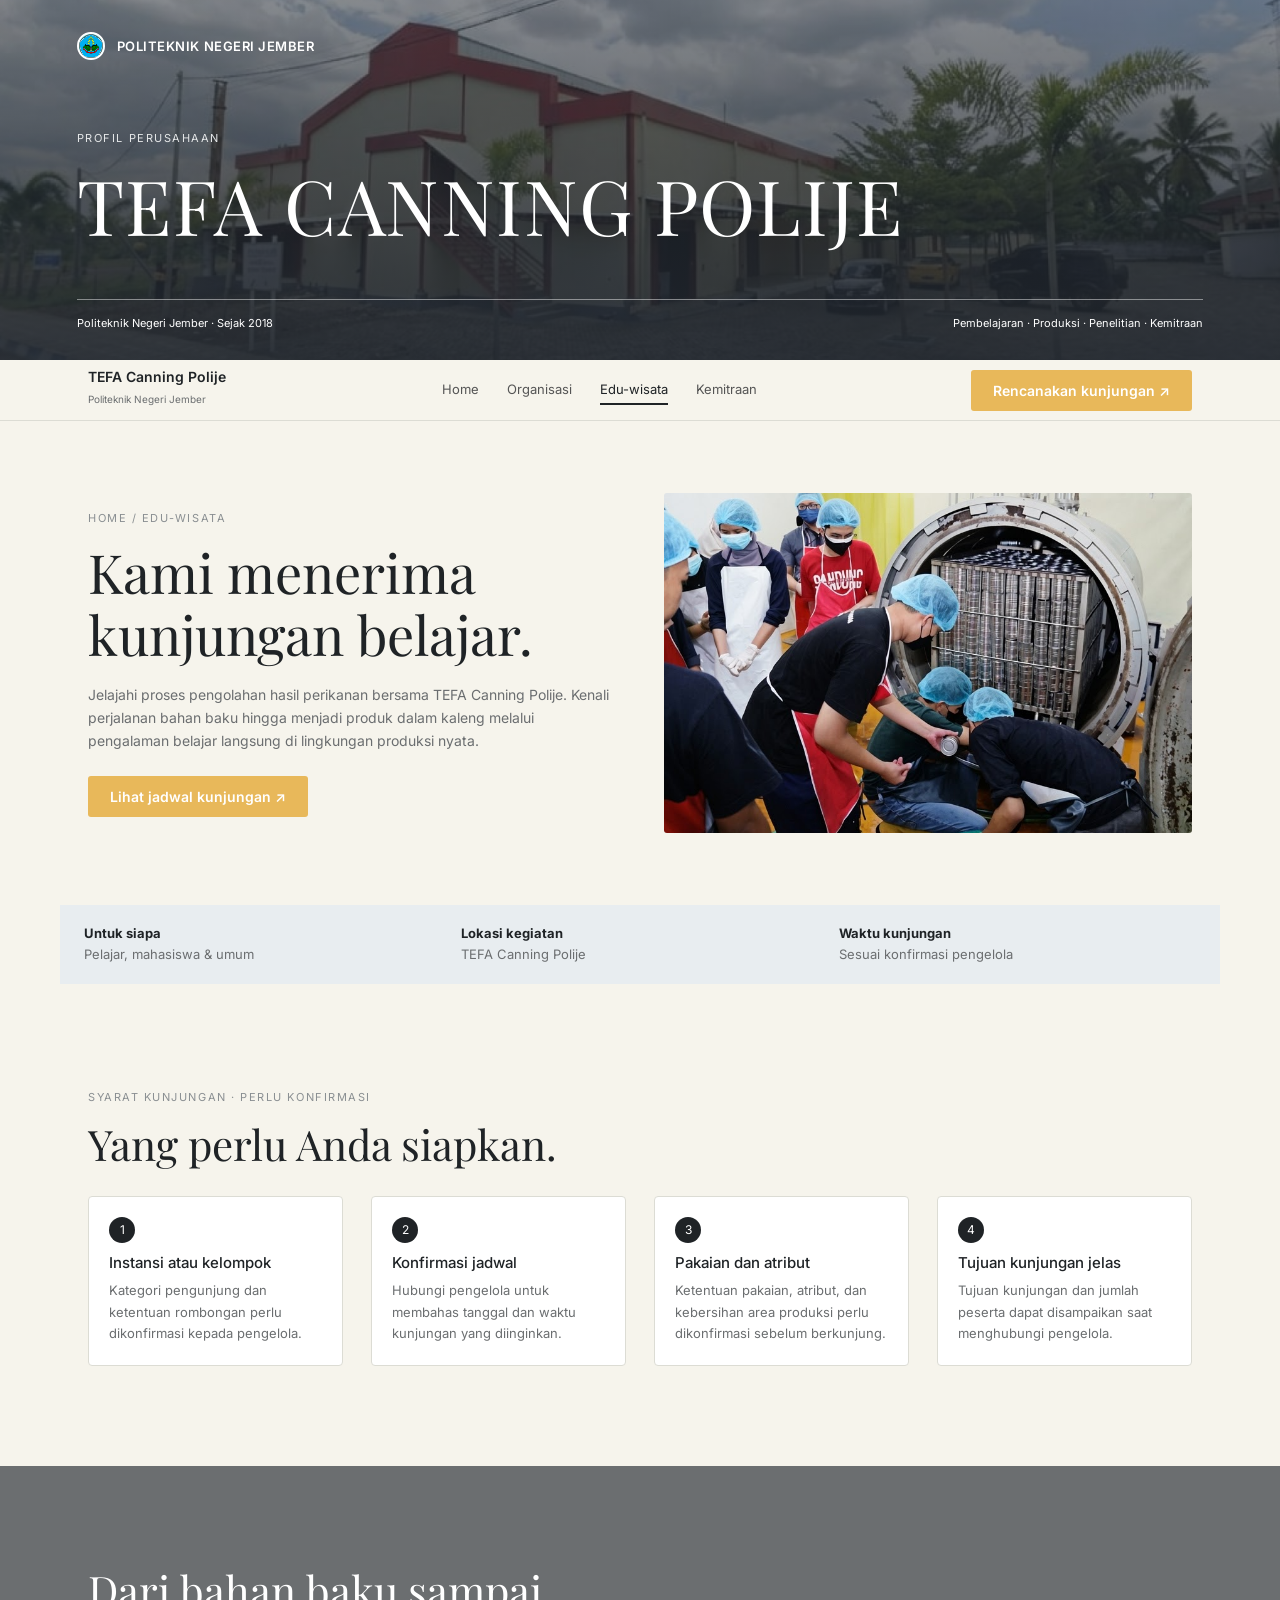
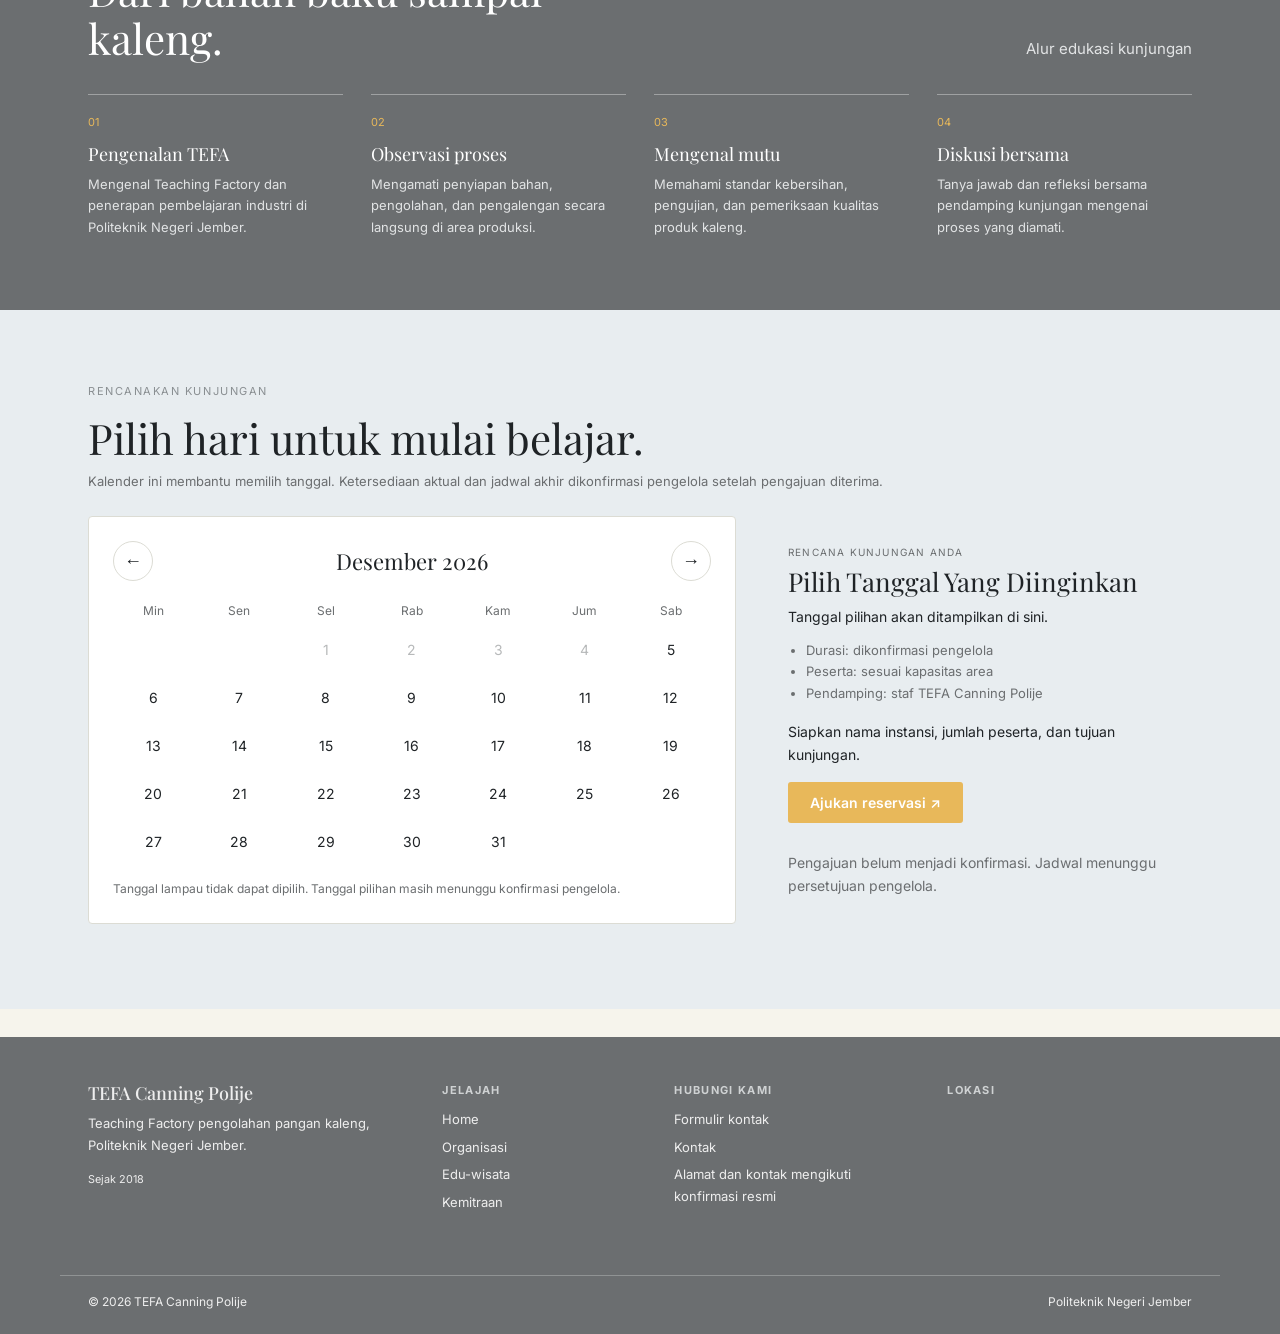
<file: eduwisata.html>
<!DOCTYPE html>
<html lang="id">
<head>
<meta charset="utf-8">
<meta name="viewport" content="width=device-width,initial-scale=1">
<title>TEFA Canning Polije</title>
<link href="https://fonts.googleapis.com/css2?family=Inter:wght@400;500;600&family=Playfair+Display:wght@400;500&display=swap" rel="stylesheet">
<link rel="stylesheet" href="css/style.css">
</head>
<body data-page="eduwisata">

<header class="hero" id="hero">
  <div class="polije">
    <img class="logo" src="img/logo-polije.png" alt="Logo Polije">
    </i>POLITEKNIK NEGERI JEMBER
  </div>
  <div class="hb">
    <div class="lb">Profil Perusahaan</div>
    <h1>TEFA CANNING POLIJE</h1>
    <div class="hr">
      <p>Teaching Factory (Tefa) adalah konsep pengajaran berbasis standar industri dalam lingkungan nyata. Di Politeknik Negeri Jember (Polije), terdapat Tefa Canning yang memproduksi pangan kaleng, salah satunya ikan sarden.</p>
      <a class="btn" href="index.html#hero" id="masuk">Masuk ↗</a>
    </div>
  </div>
  <div class="hf"><span>Politeknik Negeri Jember · Sejak 2018</span><span>Pembelajaran · Produksi · Penelitian · Kemitraan</span></div>
</header>

<nav>
  <div class="w">
    <a href="index.html"><b>TEFA Canning Polije</b><small>Politeknik Negeri Jember</small></a>
    <button class="menu-toggle" id="menu-toggle" type="button" aria-expanded="false" aria-controls="primary-navigation" aria-label="Buka menu">
      <span aria-hidden="true"></span><span aria-hidden="true"></span><span aria-hidden="true"></span>
    </button>
    <div class="nav-menu" id="primary-navigation">
    <ul>
      <li><a data-v="home" href="index.html#hero">Home</a></li>
      <li><a data-v="organisasi" href="organisasi.html">Organisasi</a></li>
      <li><a data-v="eduwisata" href="eduwisata.html">Edu-wisata</a></li>
      <li><a data-v="kemitraan" href="kemitraan.html">Kemitraan</a></li>
    </ul>
    <a class="btn d" href="formulir-permintaan.html?topik=edu-wisata">Rencanakan kunjungan ↗</a>
    </div>
  </div>
</nav>

<main>
<section class="view" id="eduwisata">
  <div class="w sec edu-hero">
    <div>
      <div class="lb">Home / Edu-wisata</div>
      <h2>Kami menerima kunjungan belajar.</h2>
      <p>Jelajahi proses pengolahan hasil perikanan bersama TEFA Canning Polije. Kenali perjalanan bahan baku hingga menjadi produk dalam kaleng melalui pengalaman belajar langsung di lingkungan produksi nyata.</p>
      <a class="btn d" href="eduwisata.html#kalender-eduwisata">Lihat jadwal kunjungan ↗</a>
    </div>
    <img src="img/kegiatan-praktik-pengolahan-dan-sterilisasi-produk.jpeg" alt="Kegiatan praktik pengolahan dan sterilisasi produk di TEFA Canning Polije">
  </div>
  <div class="w edu-facts">
    <div><b>Untuk siapa</b><span>Pelajar, mahasiswa &amp; umum</span></div>
    <div><b>Lokasi kegiatan</b><span>TEFA Canning Polije</span></div>
    <div><b>Waktu kunjungan</b><span>Sesuai konfirmasi pengelola</span></div>
  </div>
  <div class="w sec">
    <div class="lb">Syarat kunjungan · perlu konfirmasi</div><h2 style="margin-bottom:28px">Yang perlu Anda siapkan.</h2>
    <div class="g4 visit-requirements">
      <article class="card"><span class="sn">1</span><h3>Instansi atau kelompok</h3><p>Kategori pengunjung dan ketentuan rombongan perlu dikonfirmasi kepada pengelola.</p></article>
      <article class="card"><span class="sn">2</span><h3>Konfirmasi jadwal</h3><p>Hubungi pengelola untuk membahas tanggal dan waktu kunjungan yang diinginkan.</p></article>
      <article class="card"><span class="sn">3</span><h3>Pakaian dan atribut</h3><p>Ketentuan pakaian, atribut, dan kebersihan area produksi perlu dikonfirmasi sebelum berkunjung.</p></article>
      <article class="card"><span class="sn">4</span><h3>Tujuan kunjungan jelas</h3><p>Tujuan kunjungan dan jumlah peserta dapat disampaikan saat menghubungi pengelola.</p></article>
    </div>
  </div>
  <div class="dk">
    <div class="w sec">
      <div class="g2" style="align-items:end"><h2>Dari bahan baku sampai kaleng.</h2><p style="text-align:right;color:#e2e4e5">Alur edukasi kunjungan</p></div>
      <div class="g4 visit-process">
        <article><span>01</span><h3>Pengenalan TEFA</h3><p>Mengenal Teaching Factory dan penerapan pembelajaran industri di Politeknik Negeri Jember.</p></article>
        <article><span>02</span><h3>Observasi proses</h3><p>Mengamati penyiapan bahan, pengolahan, dan pengalengan secara langsung di area produksi.</p></article>
        <article><span>03</span><h3>Mengenal mutu</h3><p>Memahami standar kebersihan, pengujian, dan pemeriksaan kualitas produk kaleng.</p></article>
        <article><span>04</span><h3>Diskusi bersama</h3><p>Tanya jawab dan refleksi bersama pendamping kunjungan mengenai proses yang diamati.</p></article>
      </div>
    </div>
  </div>
  <div class="bl" id="kalender-eduwisata">
    <div class="w sec">
      <div class="lb">Rencanakan kunjungan</div><h2 style="margin-bottom:8px">Pilih hari untuk mulai belajar.</h2>
      <p class="calendar-intro">Kalender ini membantu memilih tanggal. Ketersediaan aktual dan jadwal akhir dikonfirmasi pengelola setelah pengajuan diterima.</p>
      <div class="booking-layout">
        <div class="calendar card" aria-label="Kalender jadwal edu wisata">
          <div class="calendar-head"><button class="calendar-nav" id="calendar-prev" type="button" aria-label="Bulan sebelumnya">←</button><h3 id="calendar-title" aria-live="polite"></h3><button class="calendar-nav" id="calendar-next" type="button" aria-label="Bulan berikutnya">→</button></div>
          <div class="calendar-grid calendar-weekdays" aria-hidden="true"><span>Min</span><span>Sen</span><span>Sel</span><span>Rab</span><span>Kam</span><span>Jum</span><span>Sab</span></div>
          <div class="calendar-grid" id="calendar-days"></div>
          <p class="calendar-note">Tanggal lampau tidak dapat dipilih. Tanggal pilihan masih menunggu konfirmasi pengelola.</p>
        </div>
        <aside class="sd visit-summary">
          <small>RENCANA KUNJUNGAN ANDA</small><h3 id="selected-date-label">Pilih tanggal yang diinginkan</h3>
          <p id="selected-date-status">Tanggal pilihan akan ditampilkan di sini.</p>
          <ul><li>Durasi: dikonfirmasi pengelola</li><li>Peserta: sesuai kapasitas area</li><li>Pendamping: staf TEFA Canning Polije</li></ul>
          <p>Siapkan nama instansi, jumlah peserta, dan tujuan kunjungan.</p>
          <a class="btn" id="edu-form-link" href="formulir-permintaan.html?topik=edu-wisata">Ajukan reservasi ↗</a>
          <p class="calendar-note">Pengajuan belum menjadi konfirmasi. Jadwal menunggu persetujuan pengelola.</p>
        </aside>
      </div>
    </div>
  </div>
</section>
</main>

<footer>
  <div class="w g4">
    <div><h4>TEFA Canning Polije</h4><p style="margin:8px 0 12px">Teaching Factory pengolahan pangan kaleng, Politeknik Negeri Jember.</p><small>Sejak 2018</small></div>
    <div><h5>JELAJAH</h5><ul><li><a href="index.html#home">Home</a></li><li><a href="organisasi.html">Organisasi</a></li><li><a href="eduwisata.html">Edu-wisata</a></li><li><a href="kemitraan.html">Kemitraan</a></li></ul></div>
    <div><h5>HUBUNGI KAMI</h5><ul><li><a href="formulir-permintaan.html?topik=lainnya">Formulir kontak</a></li><li><a href="kontak.html">Kontak</a></li><li>Alamat dan kontak mengikuti konfirmasi resmi</li></ul></div>
    <div>
      <h5>LOKASI</h5>
      <iframe
        src="https://www.google.com/maps/embed?pb=!1m18!1m12!1m3!1d508.10623049738757!2d113.72643841205621!3d-8.15563138317925!2m3!1f0!2f0!3f0!3m2!1i1024!2i768!4f13.1!3m3!1m2!1s0x2dd695f2c7074ec7%3A0x40c147ea5d0ce7c8!2sUnit%20Pengalengan%20Ikan%20Politeknik%20Negeri%20Jember!5e1!3m2!1sen!2sid!4v1795435590840!5m2!1sen!2sid"
        width="100%"
        height="120"
        style="border:0"
        allowfullscreen
        loading="lazy"
        referrerpolicy="no-referrer-when-downgrade"
        title="Lokasi TEFA Canning Polije">
      </iframe>
    </div>
  </div>
  <div class="w cp"><span>© 2026 TEFA Canning Polije</span><span>Politeknik Negeri Jember</span></div>
</footer>

<script src="js/script.js"></script>
</body>
</html>
</file>
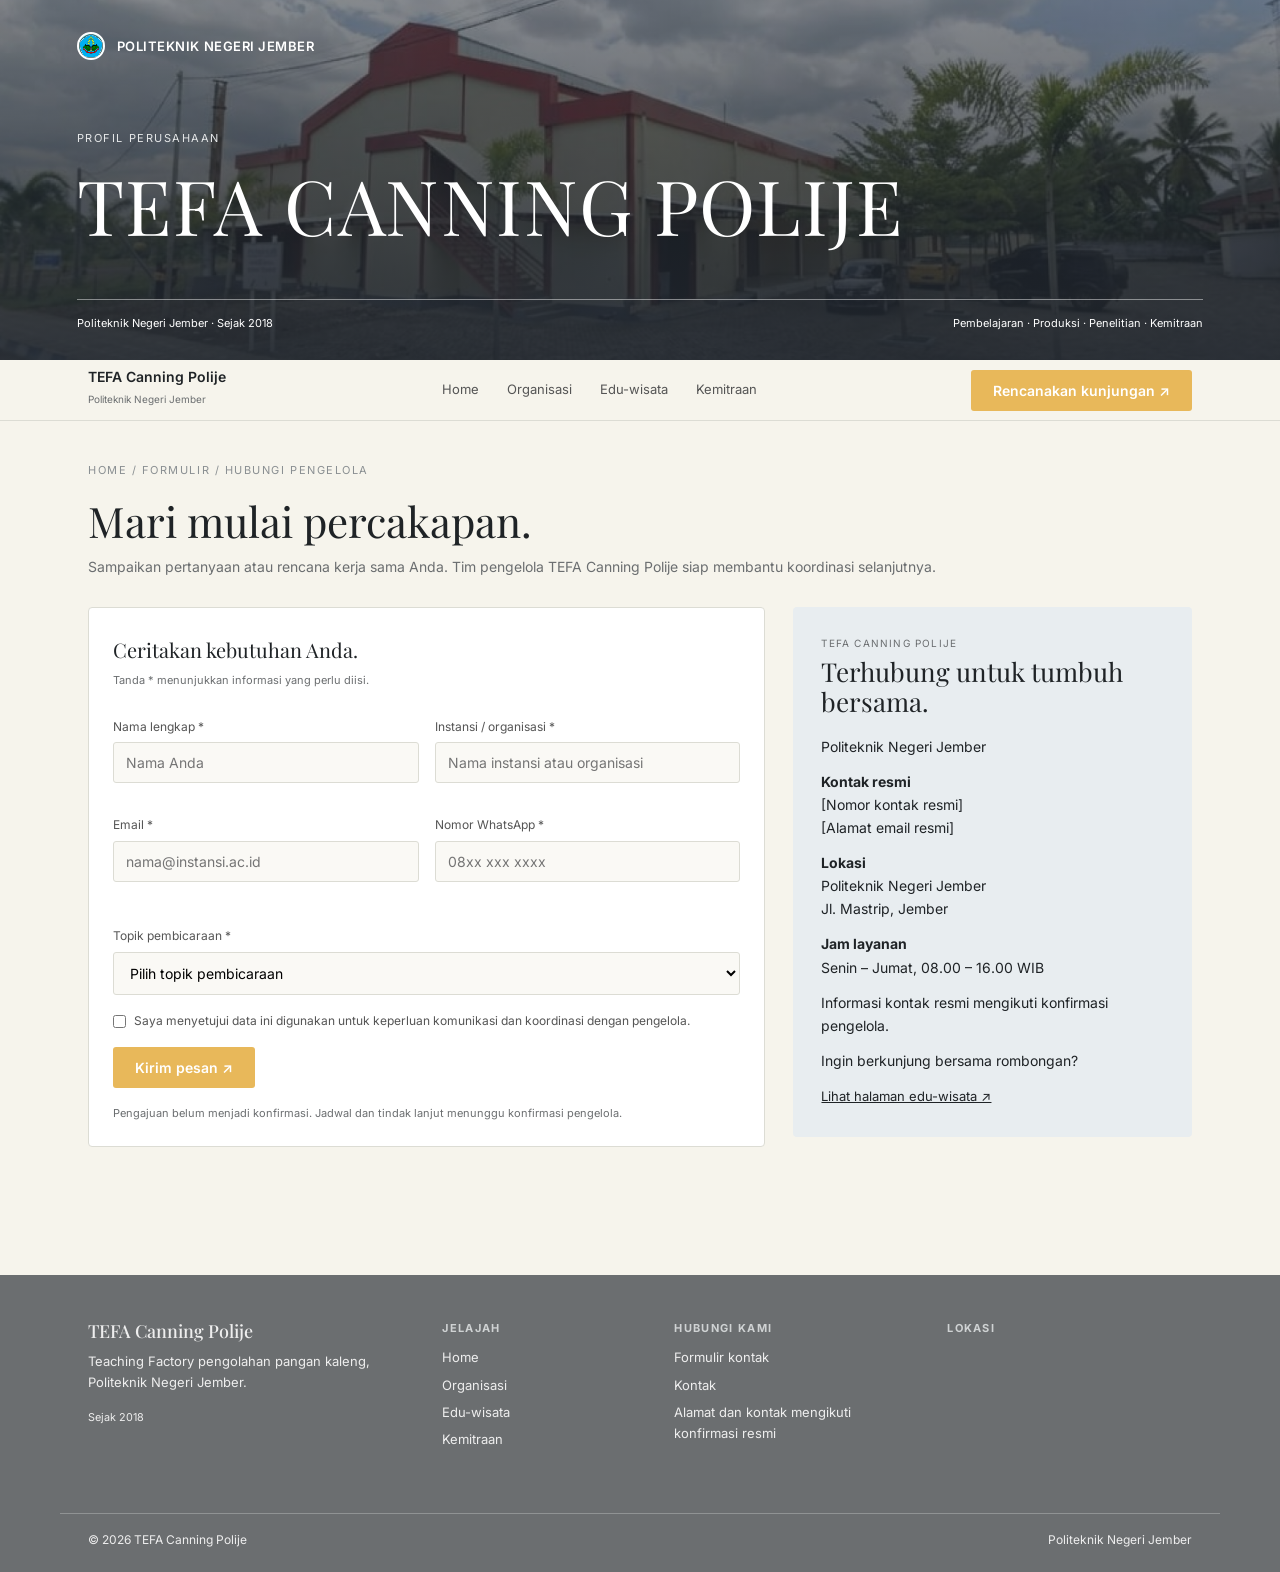
<file: formulir-permintaan.html>
<!DOCTYPE html>
<html lang="id">
<head>
<meta charset="utf-8">
<meta name="viewport" content="width=device-width,initial-scale=1">
<title>TEFA Canning Polije</title>
<link href="https://fonts.googleapis.com/css2?family=Inter:wght@400;500;600&family=Playfair+Display:wght@400;500&display=swap" rel="stylesheet">
<link rel="stylesheet" href="css/style.css">
</head>
<body data-page="formulir-permintaan">

<header class="hero" id="hero">
  <div class="polije">
    <img class="logo" src="img/logo-polije.png" alt="Logo Polije">
    </i>POLITEKNIK NEGERI JEMBER
  </div>
  <div class="hb">
    <div class="lb">Profil Perusahaan</div>
    <h1>TEFA CANNING POLIJE</h1>
    <div class="hr">
      <p>Teaching Factory (Tefa) adalah konsep pengajaran berbasis standar industri dalam lingkungan nyata. Di Politeknik Negeri Jember (Polije), terdapat Tefa Canning yang memproduksi pangan kaleng, salah satunya ikan sarden.</p>
      <a class="btn" href="index.html#hero" id="masuk">Masuk ↗</a>
    </div>
  </div>
  <div class="hf"><span>Politeknik Negeri Jember · Sejak 2018</span><span>Pembelajaran · Produksi · Penelitian · Kemitraan</span></div>
</header>

<nav>
  <div class="w">
    <a href="index.html"><b>TEFA Canning Polije</b><small>Politeknik Negeri Jember</small></a>
    <button class="menu-toggle" id="menu-toggle" type="button" aria-expanded="false" aria-controls="primary-navigation" aria-label="Buka menu">
      <span aria-hidden="true"></span><span aria-hidden="true"></span><span aria-hidden="true"></span>
    </button>
    <div class="nav-menu" id="primary-navigation">
    <ul>
      <li><a data-v="home" href="index.html#hero">Home</a></li>
      <li><a data-v="organisasi" href="organisasi.html">Organisasi</a></li>
      <li><a data-v="eduwisata" href="eduwisata.html">Edu-wisata</a></li>
      <li><a data-v="kemitraan" href="kemitraan.html">Kemitraan</a></li>
    </ul>
    <a class="btn d" href="formulir-permintaan.html?topik=edu-wisata">Rencanakan kunjungan ↗</a>
    </div>
  </div>
</nav>

<main>
<section class="view" id="formulir-permintaan">
  <div class="w sec form-page">
    <div class="lb">Home / Formulir / Hubungi pengelola</div>
    <h2>Mari mulai percakapan.</h2>
    <p class="form-intro">Sampaikan pertanyaan atau rencana kerja sama Anda. Tim pengelola TEFA Canning Polije siap membantu koordinasi selanjutnya.</p>
    <div class="g2 form-layout">
      <form class="card request-form" id="request-form">
        <h3>Ceritakan kebutuhan Anda.</h3>
        <p class="form-hint">Tanda * menunjukkan informasi yang perlu diisi.</p>
        <div class="f2">
          <label>Nama lengkap *<input name="nama" autocomplete="name" required placeholder="Nama Anda"></label>
          <label>Instansi / organisasi *<input name="instansi" autocomplete="organization" required placeholder="Nama instansi atau organisasi"></label>
          <label>Email *<input name="email" type="email" autocomplete="email" required placeholder="nama@instansi.ac.id"></label>
          <label>Nomor WhatsApp *<input name="telepon" type="tel" autocomplete="tel" required placeholder="08xx xxx xxxx"></label>
        </div>
        <label>Topik pembicaraan *
          <select id="request-topic" name="topik" required>
            <option value="">Pilih topik pembicaraan</option>
            <option value="edu-wisata">Edu wisata</option>
            <option value="kemitraan-produk">Kemitraan produk</option>
            <option value="lainnya">Lainnya</option>
          </select>
        </label>
        <div id="edu-fields">
          <h3>Rencana kunjungan</h3>
          <div class="f2">
            <label>Tanggal kunjungan *<input id="visit-date" name="tanggal" type="date" data-topic-required required></label>
            <label>Waktu yang diharapkan<input name="waktu" type="time" data-topic-required required></label>
            <label>Jumlah peserta *<input name="peserta" type="number" min="1" data-topic-required required placeholder="Masukkan jumlah peserta"></label>
            <label>Kategori pengunjung *<select name="kategori" data-topic-required required><option value="">Pelajar / mahasiswa / umum</option><option>Pelajar</option><option>Mahasiswa</option><option>Umum</option><option>Lainnya</option></select></label>
          </div>
          <label>Tujuan kunjungan *<textarea name="tujuan" data-topic-required required placeholder="Ceritakan tujuan dan hal yang ingin dipelajari."></textarea></label>
          <label>Catatan tambahan<textarea name="catatan-kunjungan" placeholder="Kebutuhan pendampingan atau informasi lain untuk pengelola."></textarea></label>
        </div>
        <div id="partnership-fields">
          <h3>Rencana kemitraan</h3>
          <label>Kebutuhan / bidang kerja sama *<input name="produk" data-topic-required required placeholder="Contoh: pengembangan produk pangan kaleng"></label>
          <label>Gambaran kerja sama *<textarea name="rencana-kerja-sama" data-topic-required required placeholder="Ceritakan kebutuhan, tujuan, dan bentuk kolaborasi yang diharapkan."></textarea></label>
          <label>Informasi tambahan<textarea name="catatan-kemitraan" placeholder="Profil singkat atau hal lain yang perlu diketahui pengelola."></textarea></label>
        </div>
        <div id="other-fields">
          <h3>Informasi lainnya</h3>
          <label>Pesan *<textarea name="pesan-lainnya" data-topic-required required placeholder="Ceritakan kebutuhan, tujuan, atau pertanyaan Anda."></textarea></label>
        </div>
        <label class="ck"><input name="persetujuan" type="checkbox" required>Saya menyetujui data ini digunakan untuk keperluan komunikasi dan koordinasi dengan pengelola.</label>
        <button class="btn" type="submit">Kirim pesan ↗</button>
        <p class="form-hint">Pengajuan belum menjadi konfirmasi. Jadwal dan tindak lanjut menunggu konfirmasi pengelola.</p>
      </form>
      <aside class="sd form-contact">
        <small>TEFA CANNING POLIJE</small><h3>Terhubung untuk tumbuh bersama.</h3>
        <p>Politeknik Negeri Jember</p>
        <p><b>Kontak resmi</b><br>[Nomor kontak resmi]<br>[Alamat email resmi]</p>
        <p><b>Lokasi</b><br>Politeknik Negeri Jember<br>Jl. Mastrip, Jember</p>
        <p><b>Jam layanan</b><br>Senin – Jumat, 08.00 – 16.00 WIB</p>
        <p>Informasi kontak resmi mengikuti konfirmasi pengelola.</p>
        <p>Ingin berkunjung bersama rombongan?</p>
        <a href="eduwisata.html">Lihat halaman edu-wisata ↗</a>
      </aside>
    </div>
  </div>
</section>
</main>

<footer>
  <div class="w g4">
    <div><h4>TEFA Canning Polije</h4><p style="margin:8px 0 12px">Teaching Factory pengolahan pangan kaleng, Politeknik Negeri Jember.</p><small>Sejak 2018</small></div>
    <div><h5>JELAJAH</h5><ul><li><a href="index.html#home">Home</a></li><li><a href="organisasi.html">Organisasi</a></li><li><a href="eduwisata.html">Edu-wisata</a></li><li><a href="kemitraan.html">Kemitraan</a></li></ul></div>
    <div><h5>HUBUNGI KAMI</h5><ul><li><a href="formulir-permintaan.html?topik=lainnya">Formulir kontak</a></li><li><a href="kontak.html">Kontak</a></li><li>Alamat dan kontak mengikuti konfirmasi resmi</li></ul></div>
    <div>
      <h5>LOKASI</h5>
      <iframe
        src="https://www.google.com/maps/embed?pb=!1m18!1m12!1m3!1d508.10623049738757!2d113.72643841205621!3d-8.15563138317925!2m3!1f0!2f0!3f0!3m2!1i1024!2i768!4f13.1!3m3!1m2!1s0x2dd695f2c7074ec7%3A0x40c147ea5d0ce7c8!2sUnit%20Pengalengan%20Ikan%20Politeknik%20Negeri%20Jember!5e1!3m2!1sen!2sid!4v1795435590840!5m2!1sen!2sid"
        width="100%"
        height="120"
        style="border:0"
        allowfullscreen
        loading="lazy"
        referrerpolicy="no-referrer-when-downgrade"
        title="Lokasi TEFA Canning Polije">
      </iframe>
    </div>
  </div>
  <div class="w cp"><span>© 2026 TEFA Canning Polije</span><span>Politeknik Negeri Jember</span></div>
</footer>

<script src="js/script.js"></script>
</body>
</html>
</file>
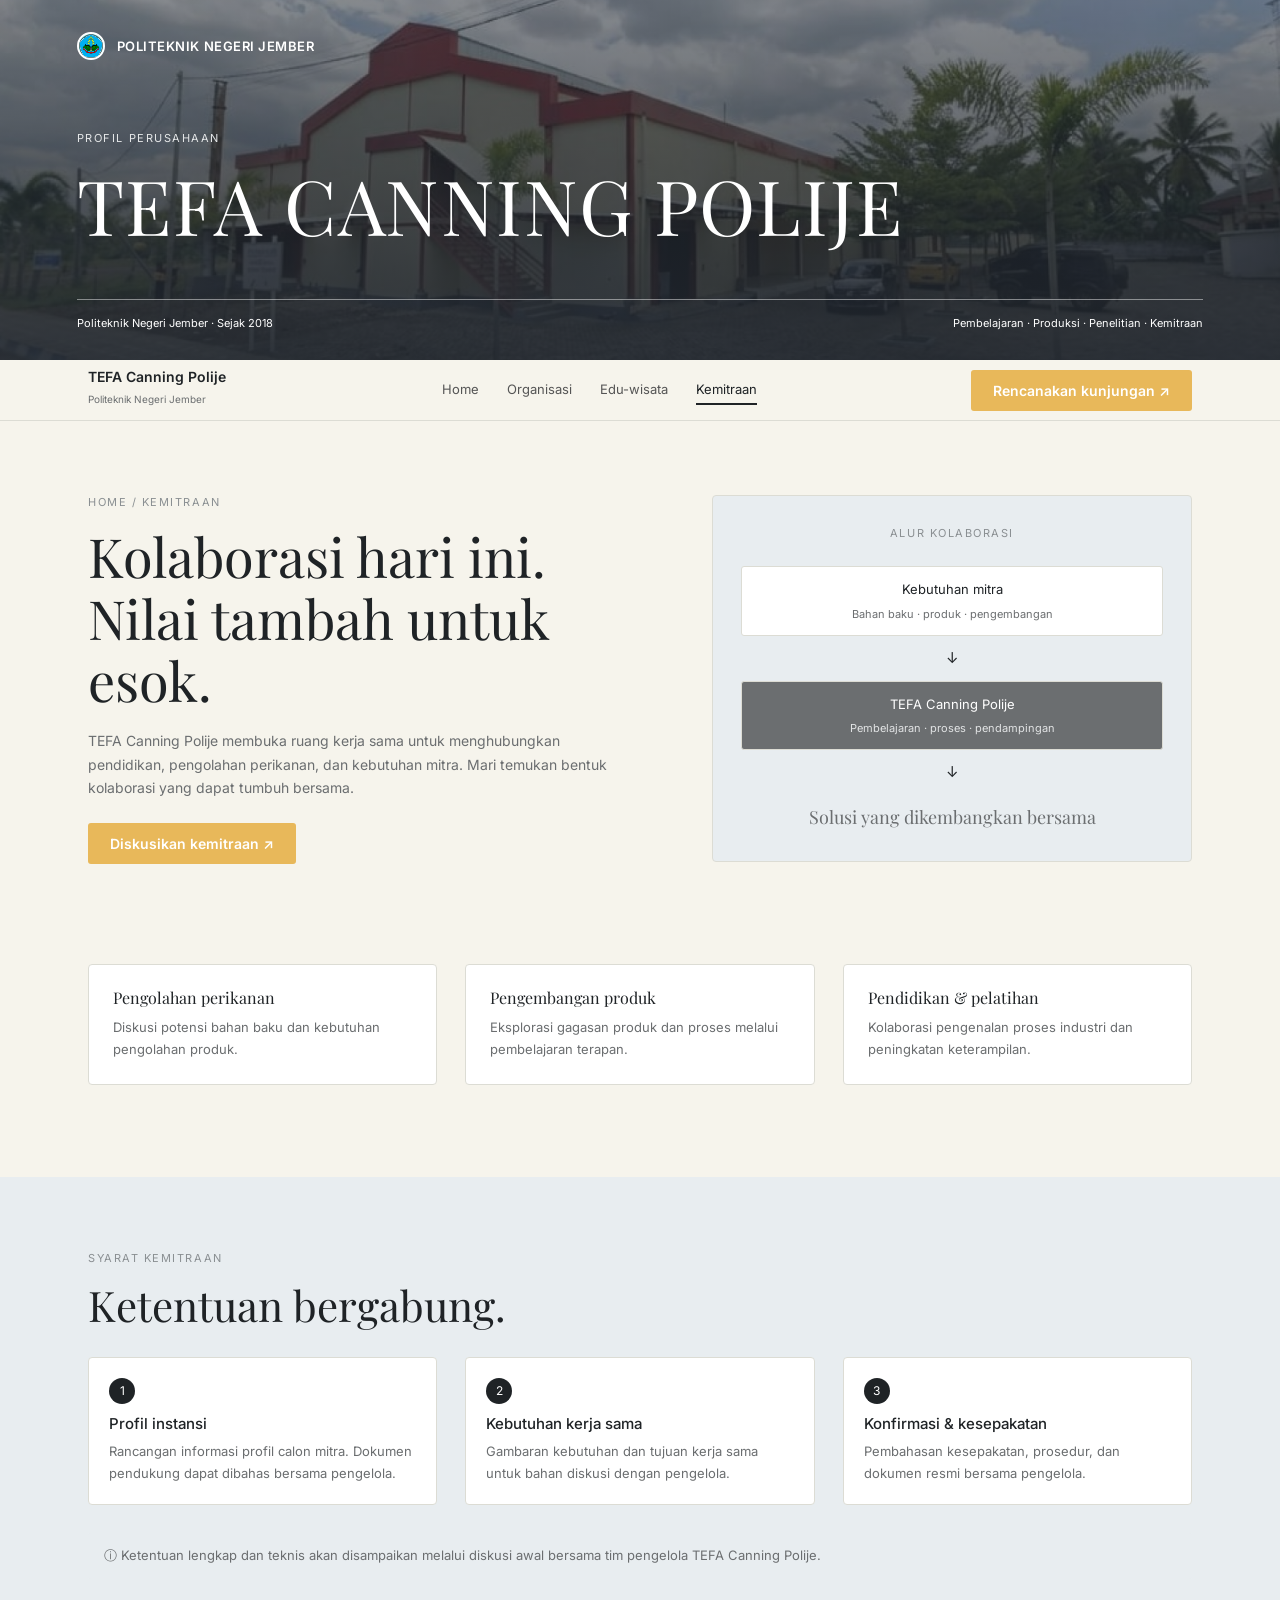
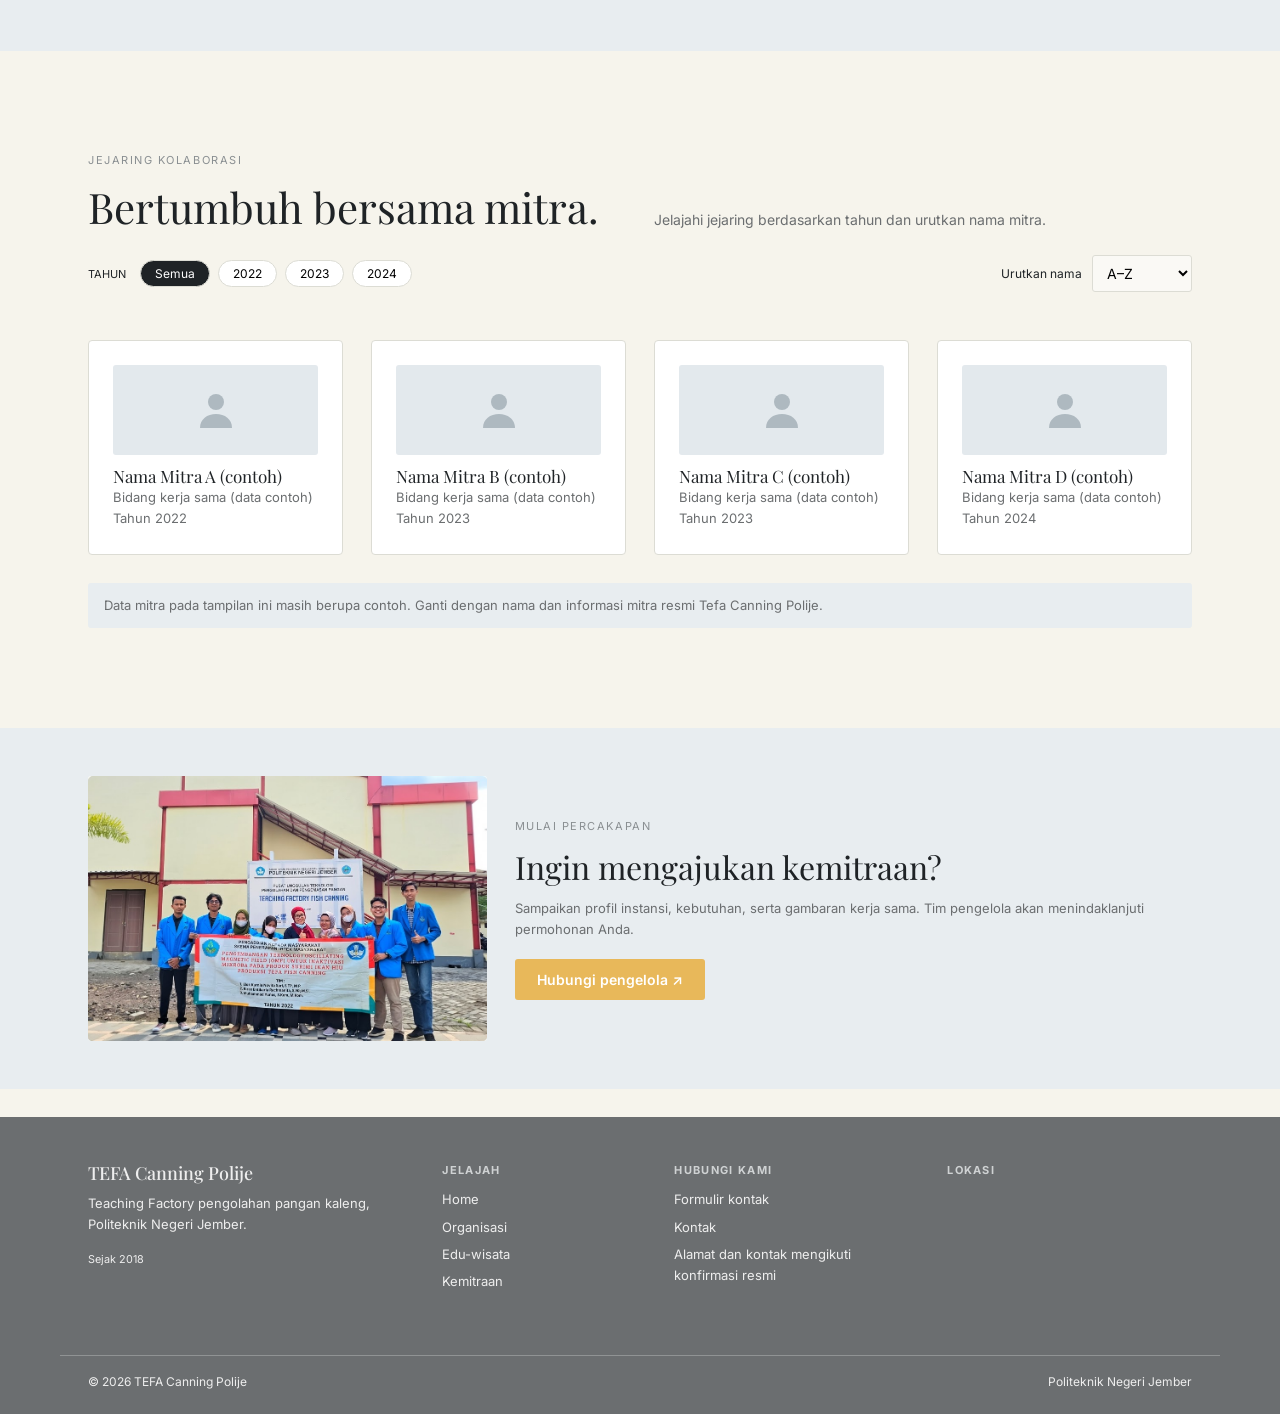
<file: kemitraan.html>
<!DOCTYPE html>
<html lang="id">
<head>
<meta charset="utf-8">
<meta name="viewport" content="width=device-width,initial-scale=1">
<title>TEFA Canning Polije</title>
<link href="https://fonts.googleapis.com/css2?family=Inter:wght@400;500;600&family=Playfair+Display:wght@400;500&display=swap" rel="stylesheet">
<link rel="stylesheet" href="css/style.css">
</head>
<body data-page="kemitraan">

<header class="hero" id="hero">
  <div class="polije">
    <img class="logo" src="img/logo-polije.png" alt="Logo Polije">
    </i>POLITEKNIK NEGERI JEMBER
  </div>
  <div class="hb">
    <div class="lb">Profil Perusahaan</div>
    <h1>TEFA CANNING POLIJE</h1>
    <div class="hr">
      <p>Teaching Factory (Tefa) adalah konsep pengajaran berbasis standar industri dalam lingkungan nyata. Di Politeknik Negeri Jember (Polije), terdapat Tefa Canning yang memproduksi pangan kaleng, salah satunya ikan sarden.</p>
      <a class="btn" href="index.html#hero" id="masuk">Masuk ↗</a>
    </div>
  </div>
  <div class="hf"><span>Politeknik Negeri Jember · Sejak 2018</span><span>Pembelajaran · Produksi · Penelitian · Kemitraan</span></div>
</header>

<nav>
  <div class="w">
    <a href="index.html"><b>TEFA Canning Polije</b><small>Politeknik Negeri Jember</small></a>
    <button class="menu-toggle" id="menu-toggle" type="button" aria-expanded="false" aria-controls="primary-navigation" aria-label="Buka menu">
      <span aria-hidden="true"></span><span aria-hidden="true"></span><span aria-hidden="true"></span>
    </button>
    <div class="nav-menu" id="primary-navigation">
    <ul>
      <li><a data-v="home" href="index.html#hero">Home</a></li>
      <li><a data-v="organisasi" href="organisasi.html">Organisasi</a></li>
      <li><a data-v="eduwisata" href="eduwisata.html">Edu-wisata</a></li>
      <li><a data-v="kemitraan" href="kemitraan.html">Kemitraan</a></li>
    </ul>
    <a class="btn d" href="formulir-permintaan.html?topik=edu-wisata">Rencanakan kunjungan ↗</a>
    </div>
  </div>
</nav>

<main>
<section class="view" id="kemitraan">
  <div class="w sec partnership-hero">
    <div>
      <div class="lb">Home / Kemitraan</div>
      <h2>Kolaborasi hari ini. Nilai tambah untuk esok.</h2>
      <p>TEFA Canning Polije membuka ruang kerja sama untuk menghubungkan pendidikan, pengolahan perikanan, dan kebutuhan mitra. Mari temukan bentuk kolaborasi yang dapat tumbuh bersama.</p>
      <a class="btn d" href="formulir-permintaan.html?topik=kemitraan-produk">Diskusikan kemitraan ↗</a>
    </div>
    <div class="bl card fl"><small class="lb">ALUR KOLABORASI</small><div>Kebutuhan mitra<small>Bahan baku · produk · pengembangan</small></div>↓<div class="dkb">TEFA Canning Polije<small>Pembelajaran · proses · pendampingan</small></div>↓<p>Solusi yang dikembangkan bersama</p></div>
  </div>
  <div class="w g3 partnership-areas">
    <article class="card"><h3>Pengolahan perikanan</h3><p>Diskusi potensi bahan baku dan kebutuhan pengolahan produk.</p></article>
    <article class="card"><h3>Pengembangan produk</h3><p>Eksplorasi gagasan produk dan proses melalui pembelajaran terapan.</p></article>
    <article class="card"><h3>Pendidikan &amp; pelatihan</h3><p>Kolaborasi pengenalan proses industri dan peningkatan keterampilan.</p></article>
  </div>
  <div class="bl"><div class="w sec">
    <div class="lb">Syarat kemitraan</div><h2 style="margin-bottom:28px">Ketentuan bergabung.</h2>
    <div class="g3 partnership-steps">
      <article class="card"><span class="sn">1</span><h3>Profil instansi</h3><p>Rancangan informasi profil calon mitra. Dokumen pendukung dapat dibahas bersama pengelola.</p></article>
      <article class="card"><span class="sn">2</span><h3>Kebutuhan kerja sama</h3><p>Gambaran kebutuhan dan tujuan kerja sama untuk bahan diskusi dengan pengelola.</p></article>
      <article class="card"><span class="sn">3</span><h3>Konfirmasi &amp; kesepakatan</h3><p>Pembahasan kesepakatan, prosedur, dan dokumen resmi bersama pengelola.</p></article>
    </div>
    <div class="nt">ⓘ Ketentuan lengkap dan teknis akan disampaikan melalui diskusi awal bersama tim pengelola TEFA Canning Polije.</div>
  </div></div>
  <div class="w sec">
    <div class="g2" style="align-items:end;margin-bottom:24px"><div><div class="lb">Jejaring kolaborasi</div><h2>Bertumbuh bersama mitra.</h2></div>
    <p style="color:var(--g);font-size:14px">Jelajahi jejaring berdasarkan tahun dan urutkan nama mitra.</p></div>
    <div class="partner-controls">
      <div class="pl" aria-label="Filter tahun mitra"><span class="control-label">TAHUN</span><button class="on" type="button" data-year="Semua">Semua</button><button type="button" data-year="2022">2022</button><button type="button" data-year="2023">2023</button><button type="button" data-year="2024">2024</button></div>
      <label class="sort-control">Urutkan nama
        <select id="sort-mitra" aria-label="Urutkan nama mitra"><option value="asc">A–Z</option><option value="desc">Z–A</option></select>
      </label>
    </div>
    <div class="g4" id="mitra" aria-live="polite"></div>
    <p class="nt">Data mitra pada tampilan ini masih berupa contoh. Ganti dengan nama dan informasi mitra resmi Tefa Canning Polije.</p>
  </div>
  <div class="bl"><div class="w g2 partnership-cta">
    <img src="img/kegiatan-kolaborasi-dan-praktik.jpeg" alt="Kegiatan kolaborasi dan praktik di TEFA Canning Polije">
    <div><div class="lb">Mulai percakapan</div><h2>Ingin mengajukan kemitraan?</h2>
    <p>Sampaikan profil instansi, kebutuhan, serta gambaran kerja sama. Tim pengelola akan menindaklanjuti permohonan Anda.</p>
    <a class="btn" href="formulir-permintaan.html?topik=kemitraan-produk">Hubungi pengelola ↗</a></div>
  </div></div>
</section>
</main>

<footer>
  <div class="w g4">
    <div><h4>TEFA Canning Polije</h4><p style="margin:8px 0 12px">Teaching Factory pengolahan pangan kaleng, Politeknik Negeri Jember.</p><small>Sejak 2018</small></div>
    <div><h5>JELAJAH</h5><ul><li><a href="index.html#home">Home</a></li><li><a href="organisasi.html">Organisasi</a></li><li><a href="eduwisata.html">Edu-wisata</a></li><li><a href="kemitraan.html">Kemitraan</a></li></ul></div>
    <div><h5>HUBUNGI KAMI</h5><ul><li><a href="formulir-permintaan.html?topik=lainnya">Formulir kontak</a></li><li><a href="kontak.html">Kontak</a></li><li>Alamat dan kontak mengikuti konfirmasi resmi</li></ul></div>
    <div>
      <h5>LOKASI</h5>
      <iframe
        src="https://www.google.com/maps/embed?pb=!1m18!1m12!1m3!1d508.10623049738757!2d113.72643841205621!3d-8.15563138317925!2m3!1f0!2f0!3f0!3m2!1i1024!2i768!4f13.1!3m3!1m2!1s0x2dd695f2c7074ec7%3A0x40c147ea5d0ce7c8!2sUnit%20Pengalengan%20Ikan%20Politeknik%20Negeri%20Jember!5e1!3m2!1sen!2sid!4v1795435590840!5m2!1sen!2sid"
        width="100%"
        height="120"
        style="border:0"
        allowfullscreen
        loading="lazy"
        referrerpolicy="no-referrer-when-downgrade"
        title="Lokasi TEFA Canning Polije">
      </iframe>
    </div>
  </div>
  <div class="w cp"><span>© 2026 TEFA Canning Polije</span><span>Politeknik Negeri Jember</span></div>
</footer>

<script src="js/script.js"></script>
</body>
</html>
</file>
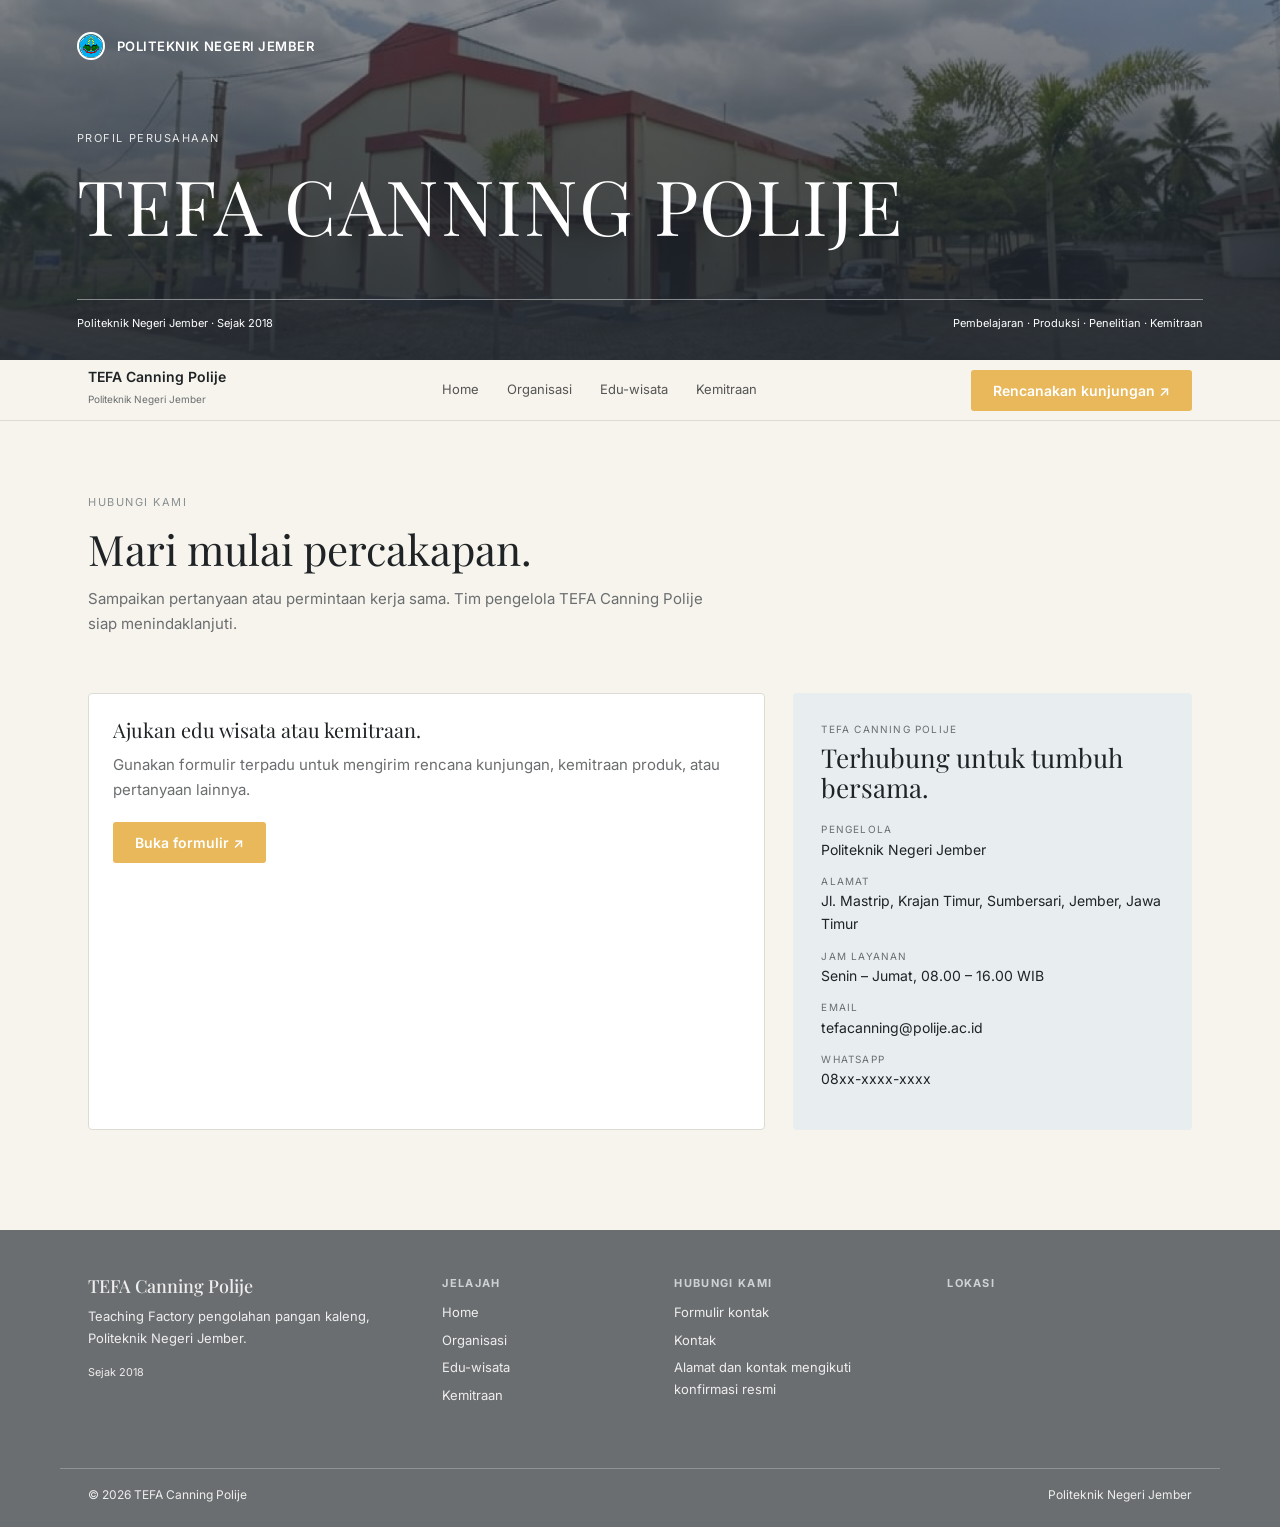
<file: kontak.html>
<!DOCTYPE html>
<html lang="id">
<head>
<meta charset="utf-8">
<meta name="viewport" content="width=device-width,initial-scale=1">
<title>TEFA Canning Polije</title>
<link href="https://fonts.googleapis.com/css2?family=Inter:wght@400;500;600&family=Playfair+Display:wght@400;500&display=swap" rel="stylesheet">
<link rel="stylesheet" href="css/style.css">
</head>
<body data-page="kontak">

<header class="hero" id="hero">
  <div class="polije">
    <img class="logo" src="img/logo-polije.png" alt="Logo Polije">
    </i>POLITEKNIK NEGERI JEMBER
  </div>
  <div class="hb">
    <div class="lb">Profil Perusahaan</div>
    <h1>TEFA CANNING POLIJE</h1>
    <div class="hr">
      <p>Teaching Factory (Tefa) adalah konsep pengajaran berbasis standar industri dalam lingkungan nyata. Di Politeknik Negeri Jember (Polije), terdapat Tefa Canning yang memproduksi pangan kaleng, salah satunya ikan sarden.</p>
      <a class="btn" href="index.html#hero" id="masuk">Masuk ↗</a>
    </div>
  </div>
  <div class="hf"><span>Politeknik Negeri Jember · Sejak 2018</span><span>Pembelajaran · Produksi · Penelitian · Kemitraan</span></div>
</header>

<nav>
  <div class="w">
    <a href="index.html"><b>TEFA Canning Polije</b><small>Politeknik Negeri Jember</small></a>
    <button class="menu-toggle" id="menu-toggle" type="button" aria-expanded="false" aria-controls="primary-navigation" aria-label="Buka menu">
      <span aria-hidden="true"></span><span aria-hidden="true"></span><span aria-hidden="true"></span>
    </button>
    <div class="nav-menu" id="primary-navigation">
    <ul>
      <li><a data-v="home" href="index.html#hero">Home</a></li>
      <li><a data-v="organisasi" href="organisasi.html">Organisasi</a></li>
      <li><a data-v="eduwisata" href="eduwisata.html">Edu-wisata</a></li>
      <li><a data-v="kemitraan" href="kemitraan.html">Kemitraan</a></li>
    </ul>
    <a class="btn d" href="formulir-permintaan.html?topik=edu-wisata">Rencanakan kunjungan ↗</a>
    </div>
  </div>
</nav>

<main>
<section class="view" id="kontak">
  <div class="w sec" style="padding-bottom:28px"><div class="lb">Hubungi Kami</div><h2>Mari mulai percakapan.</h2>
  <p style="margin-top:14px;color:var(--g);max-width:640px">Sampaikan pertanyaan atau permintaan kerja sama. Tim pengelola TEFA Canning Polije siap menindaklanjuti.</p></div>
  <div class="w g2" style="grid-template-columns:1.7fr 1fr;padding-bottom:72px">
    <div class="card"><h3>Ajukan edu wisata atau kemitraan.</h3><p style="margin:12px 0 20px;color:var(--g)">Gunakan formulir terpadu untuk mengirim rencana kunjungan, kemitraan produk, atau pertanyaan lainnya.</p><a class="btn" href="formulir-permintaan.html?topik=lainnya">Buka formulir ↗</a></div>
    <aside class="sd"><small>TEFA CANNING POLIJE</small><h3>Terhubung untuk tumbuh bersama.</h3>
      <p><small>PENGELOLA</small>Politeknik Negeri Jember</p>
      <p><small>ALAMAT</small>Jl. Mastrip, Krajan Timur, Sumbersari, Jember, Jawa Timur</p>
      <p><small>JAM LAYANAN</small>Senin – Jumat, 08.00 – 16.00 WIB</p>
      <p><small>EMAIL</small>tefacanning@polije.ac.id</p>
      <p><small>WHATSAPP</small>08xx-xxxx-xxxx</p>
    </aside>
  </div>
</section>
</main>

<footer>
  <div class="w g4">
    <div><h4>TEFA Canning Polije</h4><p style="margin:8px 0 12px">Teaching Factory pengolahan pangan kaleng, Politeknik Negeri Jember.</p><small>Sejak 2018</small></div>
    <div><h5>JELAJAH</h5><ul><li><a href="index.html#home">Home</a></li><li><a href="organisasi.html">Organisasi</a></li><li><a href="eduwisata.html">Edu-wisata</a></li><li><a href="kemitraan.html">Kemitraan</a></li></ul></div>
    <div><h5>HUBUNGI KAMI</h5><ul><li><a href="formulir-permintaan.html?topik=lainnya">Formulir kontak</a></li><li><a href="kontak.html">Kontak</a></li><li>Alamat dan kontak mengikuti konfirmasi resmi</li></ul></div>
    <div>
      <h5>LOKASI</h5>
      <iframe
        src="https://www.google.com/maps/embed?pb=!1m18!1m12!1m3!1d508.10623049738757!2d113.72643841205621!3d-8.15563138317925!2m3!1f0!2f0!3f0!3m2!1i1024!2i768!4f13.1!3m3!1m2!1s0x2dd695f2c7074ec7%3A0x40c147ea5d0ce7c8!2sUnit%20Pengalengan%20Ikan%20Politeknik%20Negeri%20Jember!5e1!3m2!1sen!2sid!4v1795435590840!5m2!1sen!2sid"
        width="100%"
        height="120"
        style="border:0"
        allowfullscreen
        loading="lazy"
        referrerpolicy="no-referrer-when-downgrade"
        title="Lokasi TEFA Canning Polije">
      </iframe>
    </div>
  </div>
  <div class="w cp"><span>© 2026 TEFA Canning Polije</span><span>Politeknik Negeri Jember</span></div>
</footer>

<script src="js/script.js"></script>
</body>
</html>
</file>
<file: css/style.css>
/* Dasar halaman dan komponen umum */
* {
  box-sizing: border-box;
  margin: 0;
}

:root {
  --c: #f6f4ec;
  --i: #1f2326;
  --g: #6b6e70;
  --b: #e8edf0;
  --y: #e8b85a;
  --l: #dcdcd4;
  --w: #fff;
}

body {
  font: 15px/1.65 Inter, sans-serif;
  background: var(--c);
  color: var(--i);
}

h1,
h2,
h3 {
  font-family: 'Playfair Display', serif;
  font-weight: 400;
  line-height: 1.15;
}

h2 {
  font-size: clamp(28px, 3.4vw, 42px);
}

h3 {
  font-size: 20px;
}

a {
  color: inherit;
  text-decoration: none;
}

ul,
ol {
  list-style: none;
  padding: 0;
}

img {
  display: block;
  max-width: 100%;
}

[hidden] {
  display: none !important;
}

.w {
  max-width: 1160px;
  margin: 0 auto;
  padding: 0 28px;
}

.sec {
  padding: 72px 28px;
}

.lb {
  display: flex;
  justify-content: space-between;
  font-size: 11px;
  letter-spacing: .14em;
  text-transform: uppercase;
  color: #8a8f92;
  margin-bottom: 14px;
}

.btn {
  display: inline-block;
  background: var(--y);
  color: var(--w);
  font: 600 14px Inter;
  padding: 12px 22px;
  border-radius: 3px;
  border: 0;
  cursor: pointer;
}

.btn.d {
  background: var(--y);
  color: var(--w);
}

.lk {
  font-size: 13px;
  color: var(--g);
  margin-left: 14px;
}

.g2,
.g3,
.g4,
.f2 {
  display: grid;
  gap: 28px;
  margin-bottom: 28px;
  margin-top: 28px;
}

.g2 {
  grid-template-columns: 1fr 1fr;
}

.g3 {
  grid-template-columns: repeat(3, 1fr);
}

.g4 {
  grid-template-columns: repeat(4, 1fr);
}

.f2 {
  grid-template-columns: 1fr 1fr;
  gap: 16px;
}

.card {
  background: #fff;
  border: 1px solid var(--l);
  border-radius: 4px;
  padding: 24px;
}

.bl {
  background: var(--b);
}

.dk {
  background: #6b6e70;
  color: #fff;
}

.dk .lb {
  color: #d3d6d7;
}

/* Header dan hero (header .hero; tombol #masuk dari script.js) */
.hero {
  min-height: 100vh;
  background: linear-gradient(rgba(34, 40, 48, .55), rgba(34, 40, 48, 0.900)),
    url(../img/gedung-tefa.jpeg) center/cover no-repeat #222830;
  color: #fff;
  padding: 32px 6vw 28px;
  display: flex;
  flex-direction: column;
}

.hero.in {
  min-height: 360px;
}

.hero .lb {
  color: #e5e7e8;
}

.polije {
  display: flex;
  align-items: center;
  gap: 12px;
  font: 600 13px Inter;
  letter-spacing: .04em;
}

.logo {
  width: 28px;
  height: 28px;
  border-radius: 50%;
  background: radial-gradient(#7bd3c4, #1c8f9a);
  border: 2px solid #fff;
}

.hb {
  margin-top: auto;
  padding-bottom: 28px;
}

.hb h1 {
  font-size: clamp(40px, 7vw, 76px);
  letter-spacing: .02em;
  margin: 6px 0 22px;
}

.hr {
  display: flex;
  justify-content: space-between;
  align-items: flex-end;
  gap: 24px;
}

.hr p {
  max-width: 520px;
  font-size: 14px;
}

.hf {
  display: flex;
  justify-content: space-between;
  gap: 16px;
  border-top: 1px solid rgba(255, 255, 255, .45);
  padding-top: 14px;
  font-size: 11px;
}

.in .hr {
  display: none;
}

/* Navigasi dan tampilan halaman (nav, data-v, dan body.cv dari script.js) */
body.cv nav,
body.cv main,
body.cv footer {
  display: none;
}

nav {
  position: sticky;
  top: 0;
  z-index: 9;
  background: rgba(246, 244, 236, .96);
  border-bottom: 1px solid var(--l);
}

nav .w {
  display: grid;
  grid-template-columns: 1fr auto 1.23fr;
  align-items: center;
  height: 60px;
  position: relative;
}

nav b {
  display: block;
  font: 600 14px/1.2 Inter;
}

nav small {
  font-size: 10px;
  color: var(--g);
}

nav ul {
  display: flex;
  gap: 28px;
  font-size: 13px;
}

.nav-menu {
  display: contents;
}

nav ul {
  justify-self: center;
}

nav .nav-menu > .btn {
  justify-self: end;
}

.menu-toggle {
  display: none;
  width: 44px;
  height: 44px;
  padding: 10px;
  border: 1px solid var(--l);
  border-radius: 3px;
  background: transparent;
  cursor: pointer;
  flex-direction: column;
  justify-content: center;
  gap: 5px;
}

.menu-toggle span {
  display: block;
  width: 22px;
  height: 2px;
  background: var(--i);
}

nav li a {
  padding: 6px 0;
  color: #555;
}

nav li a.on {
  color: var(--i);
  border-bottom: 2px solid var(--i);
}

/* Beranda: kartu dinamis dari const D dan tombol slider script.js */
.pc img {
  height: 230px;
  width: 100%;
  object-fit: contain;
  background: #fff;
  margin-bottom: 16px;
}

.pc p {
  color: var(--g);
  font-size: 14px;
  margin: 8px 0 12px;
}

.tr {
  display: flex;
  justify-content: space-between;
  align-items: center;
}

.tr button {
  border: 1px solid var(--l);
  background: #fff;
  width: 30px;
  height: 30px;
  border-radius: 50%;
  cursor: pointer;
  margin-left: 6px;
}

.ls li {
  display: flex;
  gap: 18px;
  padding: 16px 0;
  border-top: 1px solid rgba(255, 255, 255, .35);
  font-size: 14px;
}

.ls b {
  font-weight: 500;
  color: #d8dadb;
}

.st {
  display: flex;
  gap: 48px;
  margin-top: 28px;
}

.st b {
  font: 400 40px 'Playfair Display';
}

.st small {
  display: block;
  font-size: 11px;
  letter-spacing: .12em;
  color: var(--g);
}

.ab img {
  border-radius: 3px;
  width: 100%;
  height: 100%;
  object-fit: cover;
  max-height: 380px;
}

.mp img {
  width: 100%;
  height: 340px;
  object-fit: cover;
  border-radius: 3px;
  margin: 24px 0 16px;
}

/* Organisasi: tim pengelola, bagan, dan keterhubungan */
.ph {
  height: 150px;
  background: #e3e9ed url("data:image/svg+xml,%3Csvg xmlns='http://www.w3.org/2000/svg' viewBox='0 0 24 24' fill='%23aeb9c0'%3E%3Ccircle cx='12' cy='8' r='4'/%3E%3Cpath d='M4 21c0-4.4 3.6-7 8-7s8 2.6 8 7z'/%3E%3C/svg%3E") center/48px no-repeat;
  border-radius: 3px;
  margin-bottom: 12px;
}

.ph img {
  width: 100%;
  height: 100%;
  object-fit: cover;
  border-radius: 3px;
}

.tg {
  font-size: 10px;
  letter-spacing: .12em;
  background: var(--b);
  padding: 2px 8px;
  border-radius: 2px;
  color: var(--g);
}

.org {
  text-align: center;
}

.org .card {
  display: inline-block;
  width: 260px;
  text-align: left;
}

.ln {
  width: 2px;
  height: 28px;
  background: var(--l);
  margin: 0 auto;
}

.nt {
  background: var(--b);
  padding: 12px 16px;
  border-radius: 3px;
  font-size: 13px;
  color: var(--g);
  margin-top: 24px;
}

.rw {
  display: flex;
  gap: 10px;
  padding: 14px 0;
  border-top: 1px solid var(--l);
}

.rw b {
  min-width: 120px;
  font-weight: 600;
}

/* Kemitraan: alur, langkah, dan filter tahun dari script.js */
.fl {
  display: flex;
  align-items: center;
  gap: 10px;
  flex-direction: column;
  text-align: center;
}

.fl div {
  width: 100%;
  border: 1px solid var(--l);
  background: #fff;
  padding: 12px;
  border-radius: 3px;
  font-size: 13px;
}

.fl .dkb {
  background: #6b6e70;
  color: #fff;
}

.sn {
  display: inline-block;
  width: 26px;
  height: 26px;
  border-radius: 50%;
  background: var(--i);
  color: #fff;
  text-align: center;
  line-height: 26px;
  font-size: 12px;
  margin-bottom: 10px;
}

.pl {
  display: flex;
  gap: 8px;
  margin: 0 0 20px;
}

.pl button {
  border: 1px solid var(--l);
  background: #fff;
  padding: 5px 14px;
  border-radius: 20px;
  cursor: pointer;
  font: 12px Inter;
}

.pl .on {
  background: var(--i);
  color: #fff;
}

/* Kunjungan dan kontak: formulir serta simulasi pengiriman script.js */
form label {
  display: block;
  font-size: 12px;
  color: #555;
  margin-bottom: 16px;
}

input,
select,
textarea {
  width: 100%;
  margin-top: 6px;
  padding: 11px 12px;
  border: 1px solid var(--l);
  background: #faf9f5;
  border-radius: 3px;
  font: 14px Inter;
}

textarea {
  min-height: 90px;
  resize: vertical;
}

.ck {
  display: flex !important;
  gap: 8px;
  align-items: flex-start;
}

.ck input {
  width: auto;
  margin: 4px 0 0;
}

form h3 {
  margin: 6px 0 18px;
}

.sd {
  background: var(--b);
  border-radius: 4px;
  padding: 28px;
  align-self: start;
}

.sd h3 {
  font-size: 26px;
  margin: 6px 0 18px;
}

.sd p {
  font-size: 14px;
  margin-bottom: 12px;
}

.sd small {
  display: block;
  font-size: 10px;
  letter-spacing: .12em;
  color: var(--g);
}

/* Footer */
footer {
  background: #6b6e70;
  color: #eee;
  font-size: 13px;
}

footer .g4 {
  grid-template-columns: 1.6fr 1fr 1.2fr 1.2fr;
  padding: 44px 28px 28px;
}

footer h4 {
  font: 500 18px 'Playfair Display';
}

footer h5 {
  font-size: 11px;
  letter-spacing: .12em;
  margin-bottom: 10px;
  color: #cfd2d3;
}

footer li {
  margin-bottom: 6px;
}

footer img,
footer iframe {
  height: 80px;
  width: 100%;
  object-fit: cover;
  border-radius: 3px;
}

.cp {
  display: flex;
  justify-content: space-between;
  border-top: 1px solid rgba(255, 255, 255, .25);
  padding-top: 16px;
  padding-bottom: 22px;
  font-size: 12px;
}

/* Responsif untuk tata letak, navigasi, dan kartu jika dimepetin framenya*/
@media (max-width: 820px) {
  nav .w {
    display: flex;
    justify-content: space-between;
  }

  .g2,
  .g3,
  .g4,
  .f2,
  footer .g4 {
    grid-template-columns: 1fr;
  }

  .hr,
  .hf,
  .cp {
    flex-direction: column;
    align-items: flex-start;
  }

  .menu-toggle {
    display: flex;
  }

  .nav-menu {
    display: none;
    position: absolute;
    top: 60px;
    left: 0;
    right: 0;
    padding: 16px 28px 20px;
    background: var(--c);
    border-bottom: 1px solid var(--l);
    flex-direction: column;
    align-items: stretch;
    gap: 16px;
  }

  nav.menu-open .nav-menu {
    display: flex;
  }

  nav .nav-menu ul {
    display: flex;
    flex-direction: column;
    gap: 12px;
  }

  nav .nav-menu .btn {
    display: block;
    text-align: center;
  }

  .st {
    gap: 28px;
  }
}

/* Jejaring informasi mitra */
.partner-controls {
  display: flex;
  justify-content: space-between;
  align-items: center;
  gap: 18px;
  flex-wrap: wrap;
}

.control-label {
  align-self: center;
  margin-right: 6px;
  font-size: 11px;
}

.sort-control {
  display: flex;
  align-items: center;
  gap: 10px;
  margin: 0 0 20px;
  font-size: 12px;
}

.sort-control select {
  width: auto;
  min-width: 100px;
  margin: 0;
  padding: 8px 10px;
}

.empty-state {
  grid-column: 1 / -1;
  color: var(--g);
  font-size: 14px;
}

/* Kalender edu wisata */
.calendar {
  max-width: 680px;
  margin: 0 auto;
}

.calendar-head {
  display: grid;
  grid-template-columns: 40px 1fr 40px;
  align-items: center;
  gap: 12px;
  margin-bottom: 20px;
  text-align: center;
}

.calendar-head h3 {
  font-size: 22px;
  text-transform: capitalize;
}

.calendar-nav {
  width: 40px;
  height: 40px;
  border: 1px solid var(--l);
  border-radius: 50%;
  background: #fff;
  color: var(--i);
  cursor: pointer;
  font-size: 18px;
}

.calendar-grid {
  display: grid;
  grid-template-columns: repeat(7, minmax(0, 1fr));
  gap: 6px;
  text-align: center;
}

.calendar-weekdays {
  margin-bottom: 8px;
  color: var(--g);
  font-size: 12px;
}

.calendar-day {
  min-height: 42px;
  border: 1px solid transparent;
  border-radius: 3px;
  background: transparent;
  color: var(--i);
  cursor: pointer;
  font: 14px Inter, sans-serif;
}

.calendar-day:hover:not(:disabled),
.calendar-day.selected {
  border-color: var(--i);
  background: var(--i);
  color: #fff;
}

.calendar-day:disabled {
  color: #b7b9ba;
  cursor: not-allowed;
}

.calendar-note {
  margin-top: 16px;
  color: var(--g);
  font-size: 12px;
}

@media (max-width: 520px) {
  .partner-controls {
    align-items: flex-start;
  }

  .pl {
    flex-wrap: wrap;
  }

  .calendar {
    padding: 16px;
  }

  .calendar-grid {
    gap: 2px;
  }

  .calendar-day {
    min-height: 38px;
  }
}

/* Halaman edu-wisata */
.edu-hero,
.partnership-hero {
  display: grid;
  grid-template-columns: 1fr 1fr;
  align-items: center;
  gap: 48px;
}

.edu-hero h2,
.partnership-hero h2 {
  max-width: 540px;
  font-size: clamp(36px, 4.5vw, 54px);
}

.edu-hero p,
.partnership-hero p {
  max-width: 540px;
  margin: 18px 0 24px;
  color: var(--g);
  font-size: 14px;
}

.edu-hero img {
  width: 100%;
  height: 340px;
  border-radius: 3px;
  object-fit: cover;
}

.edu-facts {
  display: grid;
  grid-template-columns: repeat(3, 1fr);
  gap: 20px;
  margin-bottom: 32px;
  padding: 18px 24px;
  background: var(--b);
}

.edu-facts div {
  display: flex;
  flex-direction: column;
  font-size: 13px;
}

.edu-facts span,
.visit-requirements p,
.visit-process p,
.partnership-areas p,
.partnership-steps p,
.partnership-cta p {
  color: var(--g);
  font-size: 13px;
}

.visit-requirements .card,
.partnership-steps .card {
  padding: 20px;
}

.visit-requirements h3,
.partnership-steps h3 {
  margin-bottom: 8px;
  font: 500 15px Inter, sans-serif;
}

.visit-process {
  margin-top: 32px;
  margin-bottom: 0;
}

.visit-process article {
  border-top: 1px solid rgba(255,255,255,.35);
  padding-top: 14px;
}

.visit-process article > span {
  color: var(--y);
  font-size: 11px;
}

.visit-process h3 {
  margin: 8px 0;
  font: 400 18px 'Playfair Display', serif;
}

.visit-process p {
  color: #e2e4e5;
}

.calendar-intro {
  margin: 6px 0 24px;
  color: var(--g);
  font-size: 13px;
}

.booking-layout {
  display: grid;
  grid-template-columns: 1.5fr 1fr;
  align-items: start;
  gap: 24px;
}

.booking-layout .calendar {
  width: 100%;
  max-width: none;
  margin: 0;
}

.visit-summary h3 {
  margin-bottom: 8px;
  text-transform: capitalize;
}

.visit-summary ul {
  list-style: disc;
  margin: 0 0 16px;
  padding-left: 18px;
  color: var(--g);
  font-size: 13px;
}

.visit-summary .btn {
  margin: 4px 0 12px;
}

/* Halaman kemitraan */
.partnership-hero {
  grid-template-columns: 1.2fr 1fr;
}

.partnership-hero .fl {
  margin: 0;
  padding: 28px;
}

.fl div small {
  display: block;
  margin-top: 4px;
  color: var(--g);
  font-size: 11px;
}

.fl .dkb small {
  color: #e2e4e5;
}

.fl p {
  margin: 8px 0 0;
  font-family: 'Playfair Display', serif;
  font-size: 18px;
}

.partnership-areas {
  padding: 0 28px 64px;
}

.partnership-areas h3 {
  margin-bottom: 10px;
  font-size: 16px;
}

.partnership-cta {
  grid-template-columns: 1fr 1.7fr;
  align-items: center;
  padding: 48px 28px;
}

.partnership-cta img {
  width: 100%;
  max-height: 300px;
  border-radius: 3px;
  object-fit: cover;
}

.partnership-cta h2 {
  margin-bottom: 12px;
  font-size: 32px;
}

.partnership-cta p {
  margin-bottom: 18px;
}

/* Halaman formulir bersama */
.form-page {
  padding-top: 40px;
}

.form-page > .lb {
  margin-bottom: 18px;
}

.form-intro {
  margin: 10px 0 28px;
  color: var(--g);
  font-size: 14px;
}

.form-layout {
  grid-template-columns: 1.7fr 1fr;
  align-items: start;
}

.request-form {
  padding: 24px;
}

.request-form h3 {
  font-size: 20px;
}

.request-form .form-hint {
  margin: -8px 0 18px;
  color: var(--g);
  font-size: 11px;
}

.request-form > .form-hint:last-child {
  margin: 16px 0 0;
}

.request-form [hidden] {
  display: none !important;
}

.form-contact a {
  text-decoration: underline;
  font-size: 13px;
}

@media (max-width: 820px) {
  .edu-hero,
  .partnership-hero,
  .booking-layout,
  .form-layout,
  .partnership-cta {
    grid-template-columns: 1fr;
  }

  .edu-hero,
  .partnership-hero {
    gap: 24px;
  }

  .edu-hero img {
    height: 280px;
  }

  .edu-facts {
    grid-template-columns: 1fr;
    gap: 12px;
  }

  .partnership-areas,
  .partnership-steps,
  .visit-requirements,
  .visit-process {
    grid-template-columns: repeat(2, 1fr);
  }
}

@media (max-width: 520px) {
  .partnership-areas,
  .partnership-steps,
  .visit-requirements,
  .visit-process {
    grid-template-columns: 1fr;
  }
}
</file>
